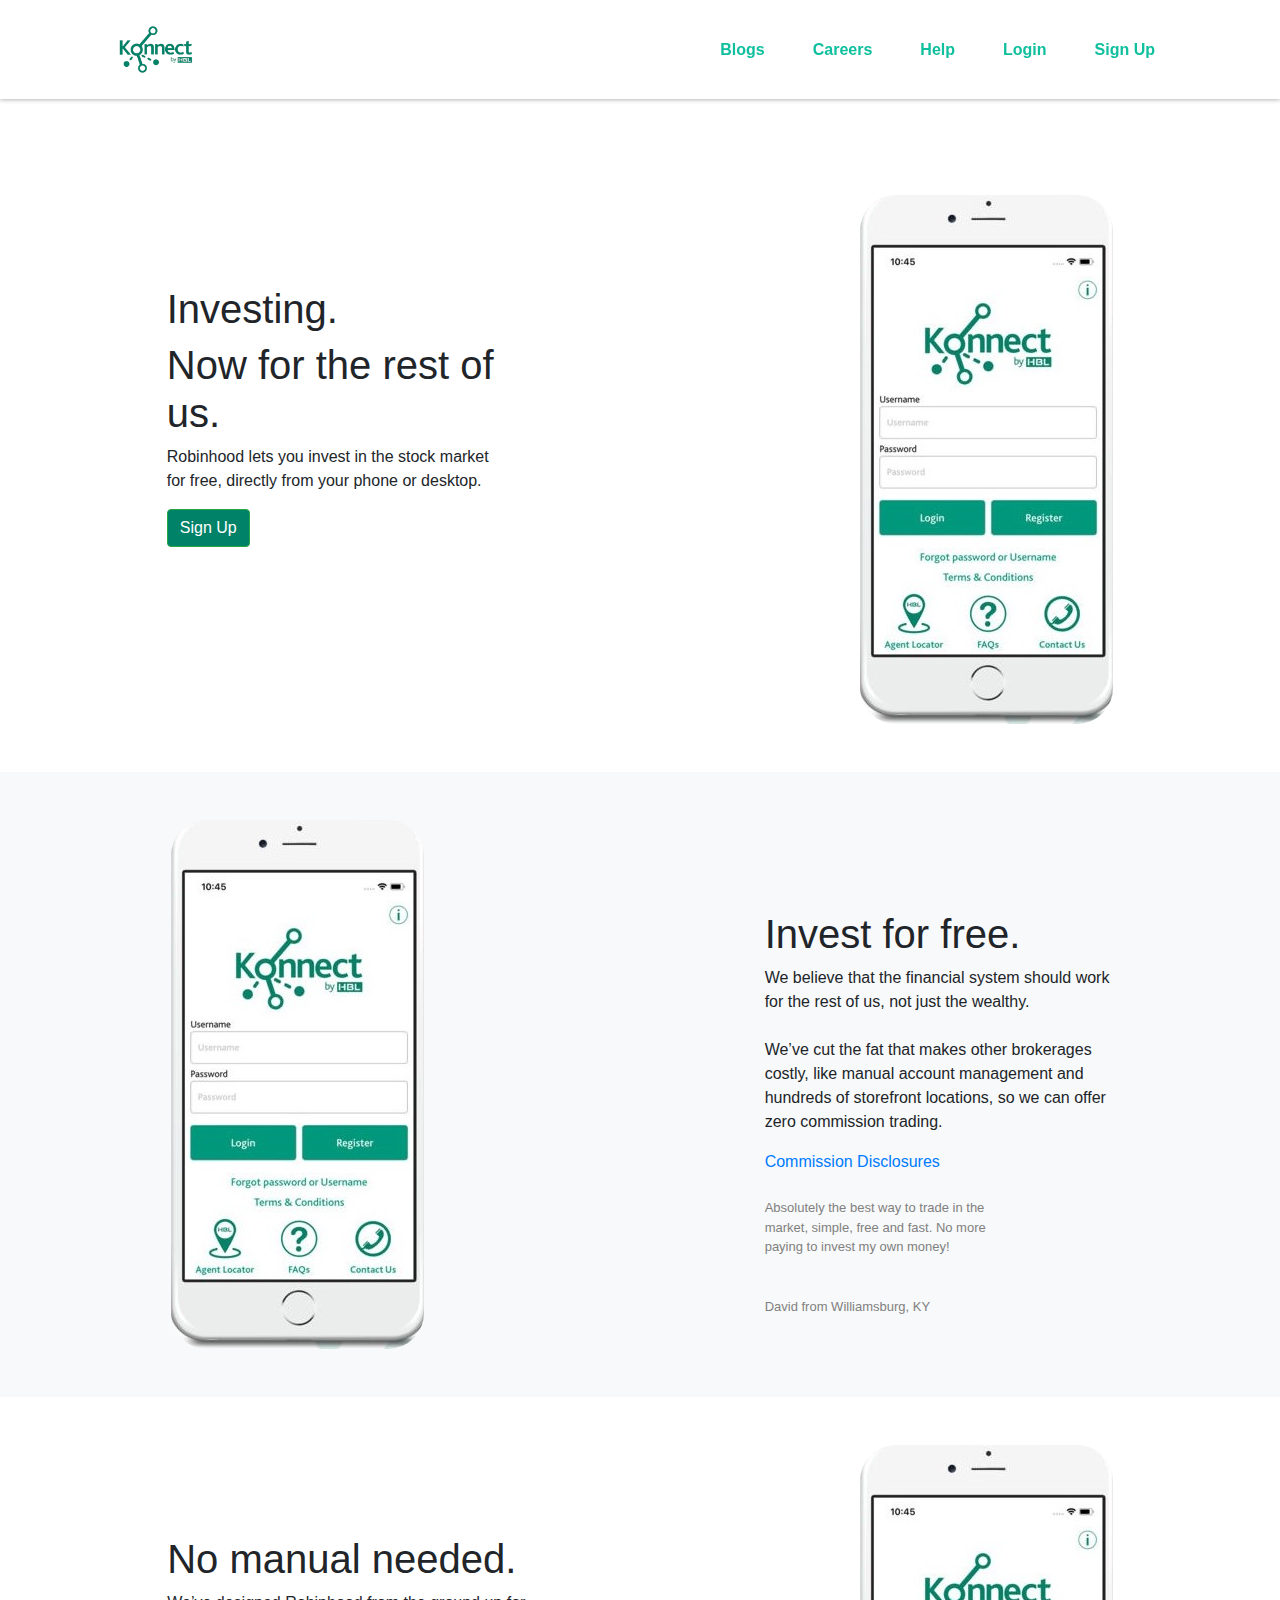
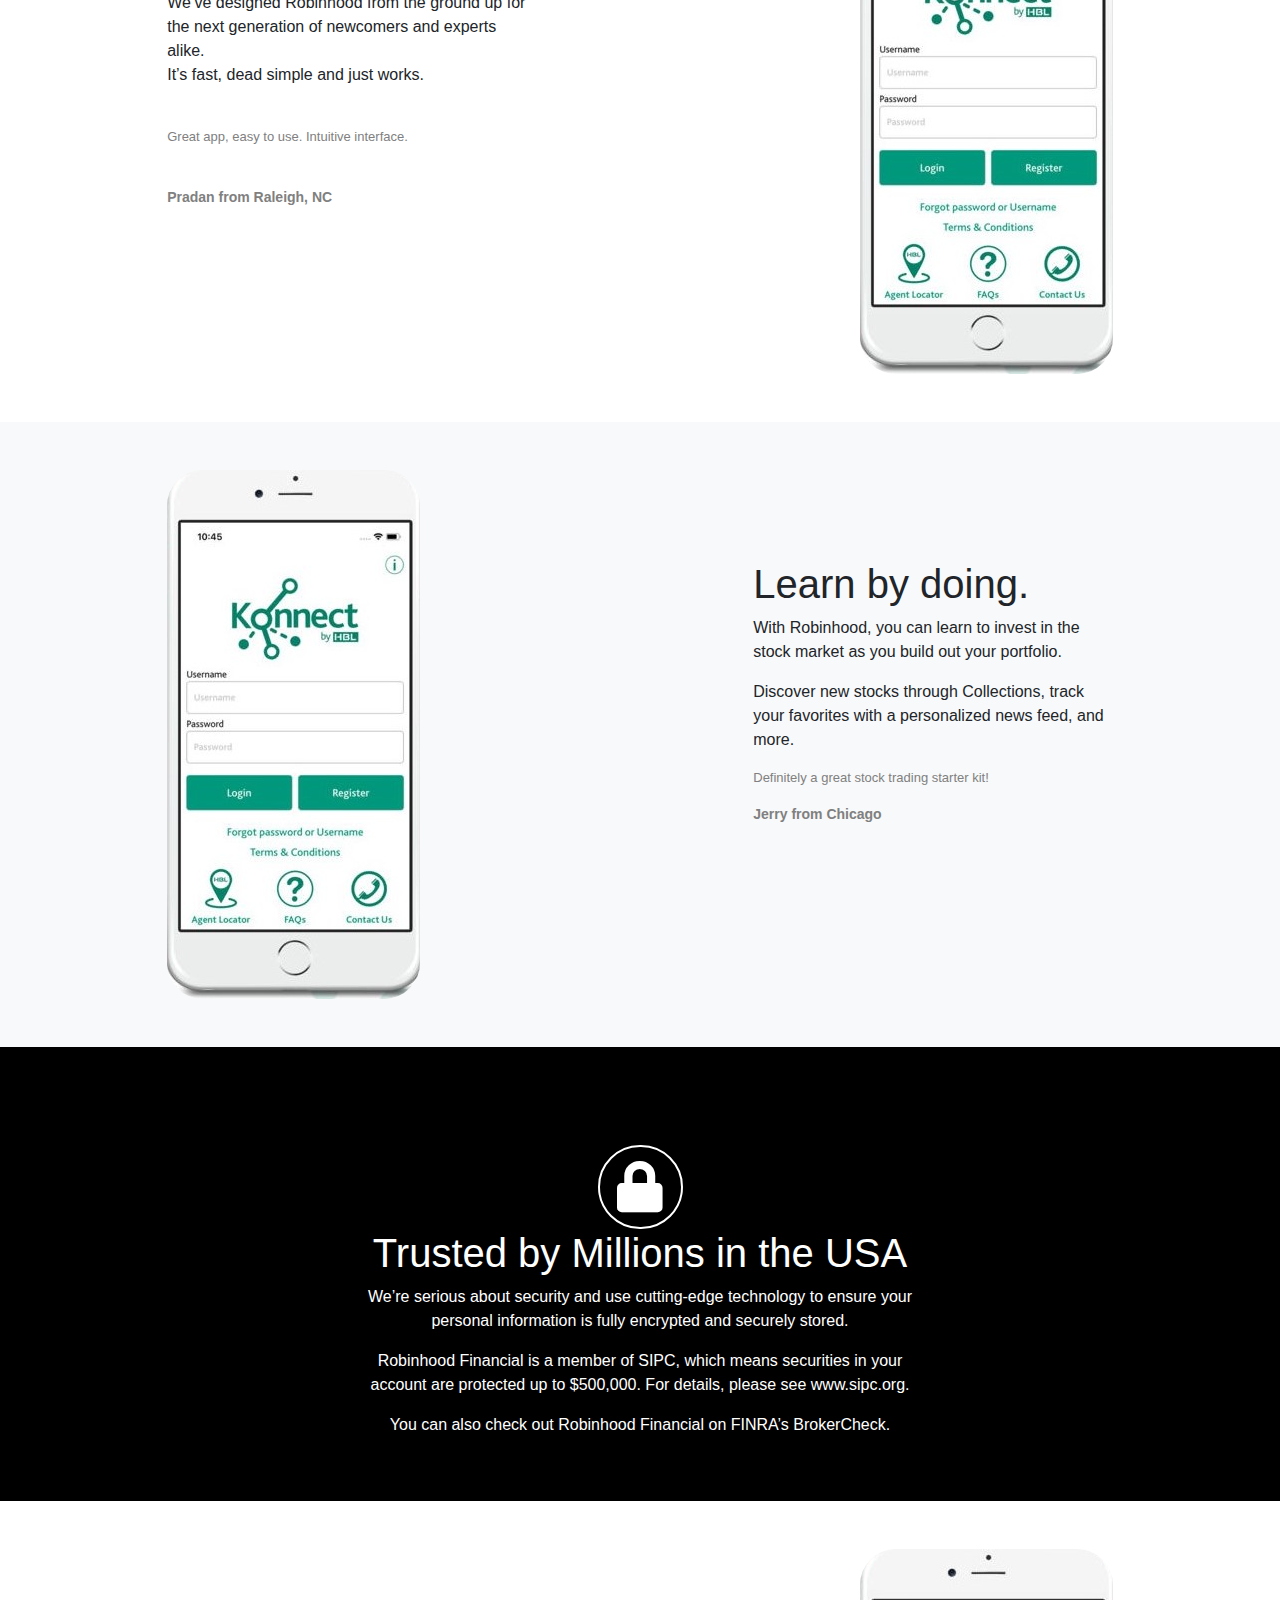
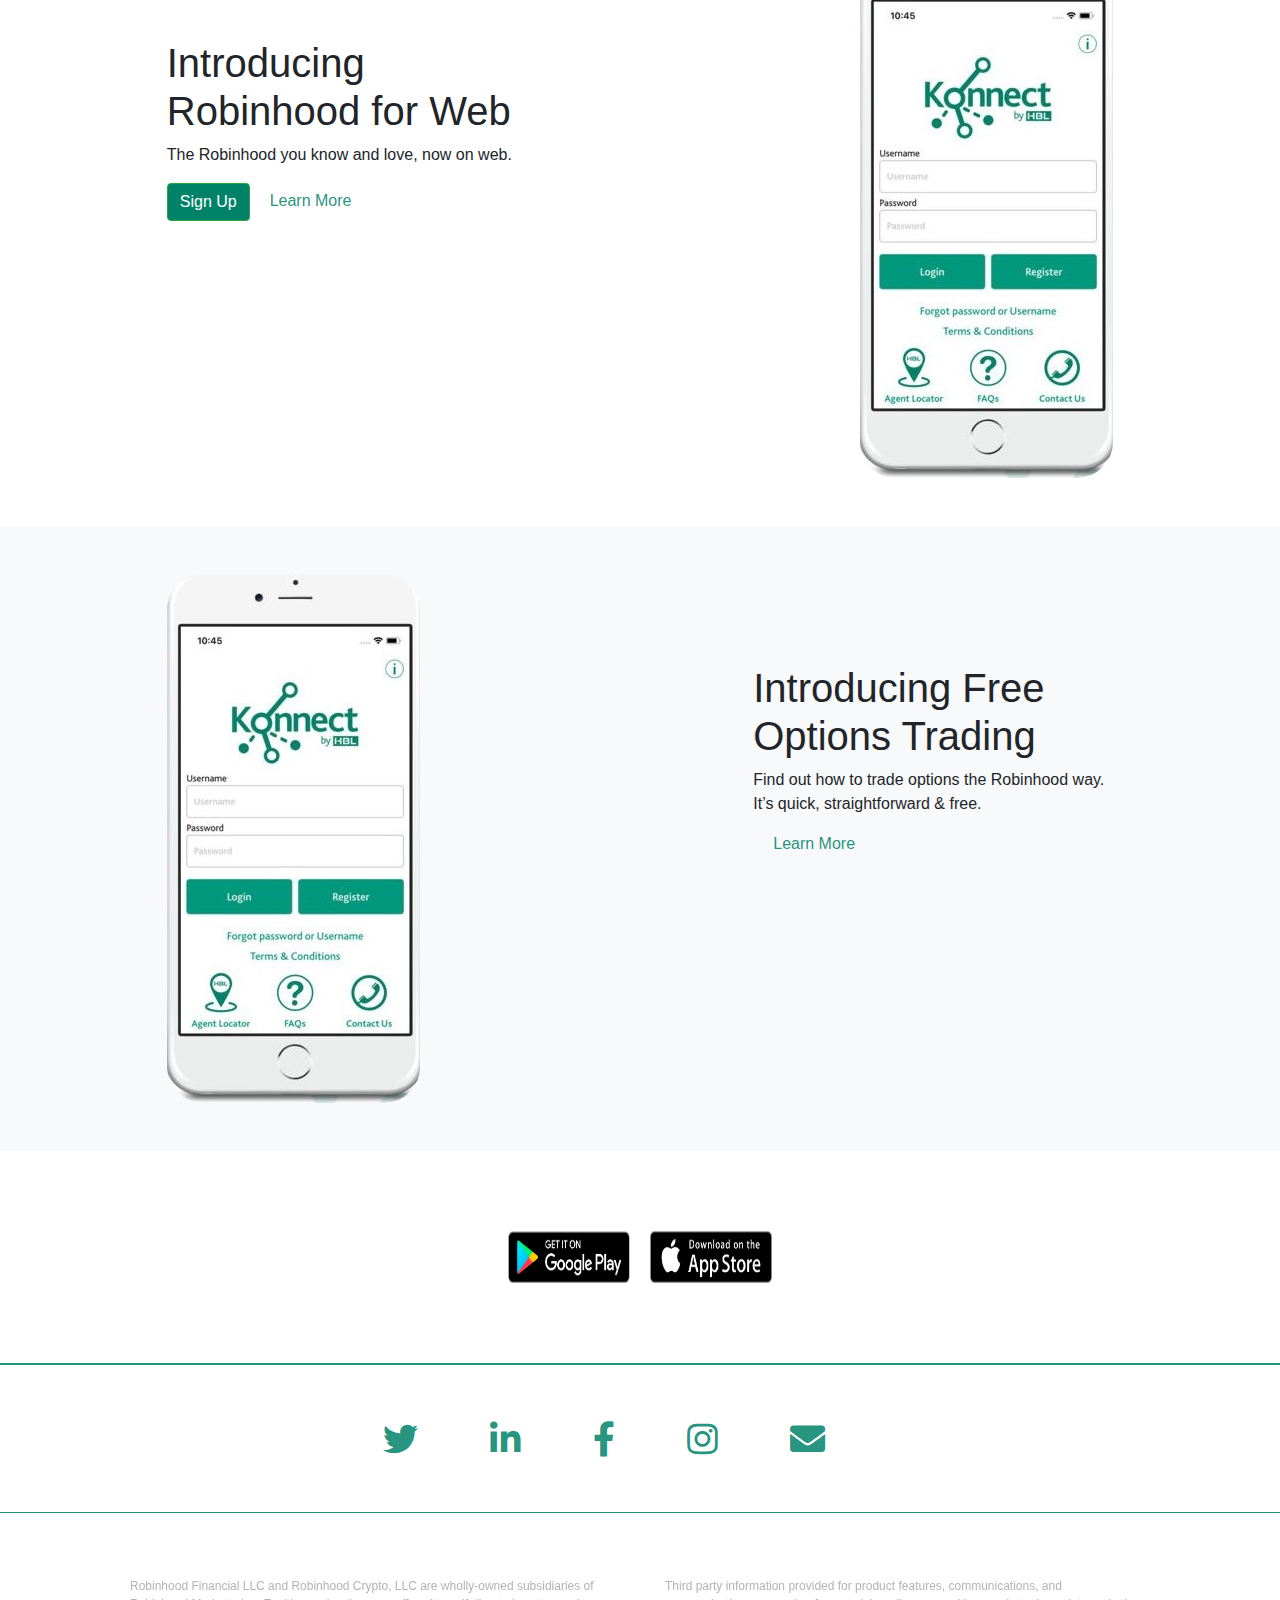
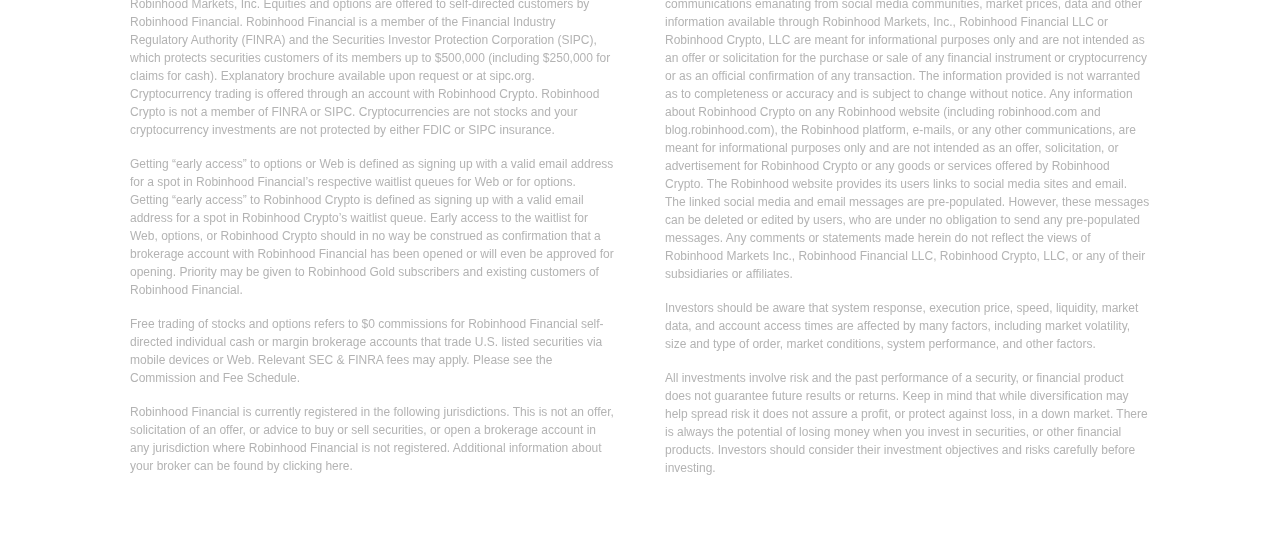
<file: index.html>
<!DOCTYPE html>
<html>

<head>
	<meta charset="utf-8" />
	<meta http-equiv="X-UA-Compatible" content="IE=edge">
	<meta name="viewport" content="width=device-width, initial-scale=1">
	<title>Konnect App</title>

	<link rel="stylesheet" href="https://use.fontawesome.com/releases/v5.5.0/css/all.css">

	<link rel="stylesheet" type="text/css" href="css/bootstrap.min.css">
	<link rel="stylesheet" type="text/css" href="css/style.css">
</head>

<body>

	<!-- NAVBAR -->
	<nav class="navbar navbar-expand-md navbar-light bg-white">
		<div class="container">
			<a class="navbar-brand" href="#"> <img class="knnct" src="images/knnct.png"></a>

			<button class="navbar-toggler" type="button" data-toggle="collapse" data-target="#navbarNavAltMarkup" aria-controls="navbarNavAltMarkup"
			 aria-expanded="false" aria-label="Toggle navigation">
				<span class="navbar-toggler-icon"></span>
			</button>

			<div class="collapse navbar-collapse" id="navbarNavAltMarkup">
				<div class="navbar-nav ml-auto">
					<a class="nav-item nav-link active personal" href="blog.html">Blogs</a>
					<a class="nav-item nav-link active business" href="#">Careers</a>
					<a class="nav-item nav-link active islamic" href="items/index.html">Help</a>
					<a class="nav-item nav-link active end" href="items/item-4/index-4.html">Login</a>
					<a class="nav-item nav-link active" href="#">Sign Up</a>
				</div>
			</div>
		</div>
	</nav>


	<!-- CONTAINER -->
	<div class="main-container mt-5 py-5">
		<div class="first-container">
			<h1>Investing.</h1>
			<h1>Now for the rest of us.</h1>
			<p>Robinhood lets you invest in the stock market <br> for free, directly from your phone or desktop.</p>
			<button type="button" class="btn btn-success">Sign Up</button>
		</div>

		<div class="img-div">
			<img class="konnct-img" src="images/knnct.jpeg">
		</div>
	</div>

	<!-- CONTAINER -->
	<div class="main-container bg-light py-5">
		<div class="img-div">
			<img class="konnct-img" src=" 	images/knnct.jpeg" class="app-img">
		</div>

		<div class="first-container">
			<h1> Invest for free.</h1>
			<p> We believe that the financial system should work <br>
				for the rest of us, not just the wealthy.
				<br>
				<br>
				We’ve cut the fat that makes other brokerages <br> costly, like manual account management and <br> hundreds of
				storefront locations, so we can offer <br> zero commission trading.</p>
			<a href="	">Commission Disclosures</a>
			<br>
			<br>
			<span class="colour">
				<p>Absolutely the best way to trade in the <br> market, simple, free and fast. No more <br> paying to invest my own
					money!</p>
				<br>
				<p>David from Williamsburg, KY</p>
			</span>
		</div>
	</div>

	<!-- CONTAINER -->
	<div class="main-container py-5">
		<div class="first-container">
			<h1>No manual needed.</h1>
			<p>We’ve designed Robinhood from the ground up for <br>
				the next generation of newcomers and experts
				<br>
				alike.
				<br>
				It’s fast, dead simple and just works.</p>
			<br>
			<span class="colour">
				<p>Great app, easy to use. Intuitive interface.</p>
				<br>
				<p class="pradan">Pradan from Raleigh, NC</p>
			</span>
		</div>

		<div class="img-div">
			<img class="konnct-img" src="	images/knnct.jpeg" class="app-img">
		</div>
	</div>

	<!-- CONTAINER -->
	<div class="main-container bg-light py-5">
		<div class="img-div">
			<img class="konnct-img" src="	images/knnct.jpeg" class="app-img">
		</div>

		<div class="first-container">
			<h1>Learn by doing.</h1>
			<p>With Robinhood, you can learn to invest in the stock market as you build out your portfolio.</p>
			<p>Discover new stocks through Collections, track your favorites with a personalized news feed, and more.</p>
			<span class="colour">
				<p>Definitely a great stock trading starter kit!</p>
				<p class="pradan">Jerry from Chicago</p>
			</span>
		</div>
	</div>

	<!-- CONTAINER -->
	<div class="jumbo py-5">
		<div class="last">
			<i class="fas fa-lock"></i>
			<h1>Trusted by Millions in the USA</h1>
			<p>We’re serious about security and use cutting-edge technology to ensure your personal information is fully
				encrypted and securely stored.</p>
			<p>Robinhood Financial is a member of SIPC, which means securities in your account are protected up to $500,000. For
				details, please see www.sipc.org.</p>
			<p>You can also check out Robinhood Financial on FINRA’s BrokerCheck.</p>
		</div>
	</div>

	<!-- CONTAINER -->
	<div class="main-container py-5">
		<div class="first-container">
			<h1>Introducing
				Robinhood for Web</h1>
			<p>The Robinhood you know and love, now on web.</p>
			<button type="button" class="btn btn-success">Sign Up</button><span class="learn-more">Learn More</span>
		</div>
		<div class="img-div">
			<img class="konnct-img" src="	images/knnct.jpeg" class="app-img">
		</div>

	</div>

	<!-- CONTAINER -->
	<div class="main-container bg-light py-5">
		<div class="img-div">
			<img class="konnct-img" src="	images/knnct.jpeg" class="app-img">
		</div>

		<div class="first-container">
			<h1>Introducing Free Options Trading</h1>
			<p>Find out how to trade options the Robinhood way.
				It’s quick, straightforward & free.</p>
			<a href="#" class="learn-more">Learn More</a>

		</div>
	</div>


	<div class="second-img-container">
		<img class="same-image-size" src="images/download.png">
		<img class="same-image-size" src="images/images.png">
	</div>

	<hr>

	<div class="icons">
		<i class="fab icn fa-twitter"></i><a href=""></a>
		<i class="fab icn fa-linkedin-in"></i><a href=""></a>
		<i class="fab icn fa-facebook-f"></i><a href=""></a>
		<i class="fab icn fa-instagram"></i><a href=""></a>
		<i class="fas icn fa-envelope"></i><a href=""></a>
	</div>
	<hr>

	<div class="footer-container container row py-5">
		<div class="containers col-md-6">
			<p>
				Robinhood Financial LLC and Robinhood Crypto, LLC are wholly-owned subsidiaries of Robinhood Markets, Inc. Equities
				and options are offered to self-directed customers by Robinhood Financial. Robinhood Financial is a member of the
				Financial Industry Regulatory Authority (FINRA) and the Securities Investor Protection Corporation (SIPC), which
				protects securities customers of its members up to $500,000 (including $250,000 for claims for cash). Explanatory
				brochure available upon request or at sipc.org. Cryptocurrency trading is offered through an account with Robinhood
				Crypto. Robinhood Crypto is not a member of FINRA or SIPC. Cryptocurrencies are not stocks and your cryptocurrency
				investments are not protected by either FDIC or SIPC insurance. </p>
			<p>Getting “early access” to options or Web is defined as signing up with a valid email address for a spot in
				Robinhood Financial’s respective waitlist queues for Web or for options. Getting “early access” to Robinhood Crypto
				is defined as signing up with a valid email address for a spot in Robinhood Crypto’s waitlist queue. Early access
				to the waitlist for Web, options, or Robinhood Crypto should in no way be construed as confirmation that a
				brokerage account with Robinhood Financial has been opened or will even be approved for opening. Priority may be
				given to Robinhood Gold subscribers and existing customers of Robinhood Financial.
			</p>
			<p>Free trading of stocks and options refers to $0 commissions for Robinhood Financial self-directed individual cash
				or margin brokerage accounts that trade U.S. listed securities via mobile devices or Web. Relevant SEC & FINRA fees
				may apply. Please see the Commission and Fee Schedule.
			</p>
			<p>Robinhood Financial is currently registered in the following jurisdictions. This is not an offer, solicitation of
				an offer, or advice to buy or sell securities, or open a brokerage account in any jurisdiction where Robinhood
				Financial is not registered. Additional information about your broker can be found by clicking here. </p>


		</div>
		<div class="containers col-md-6">
			<p>Third party information provided for product features, communications, and communications emanating from social
				media communities, market prices, data and other information available through Robinhood Markets, Inc., Robinhood
				Financial LLC or Robinhood Crypto, LLC are meant for informational purposes only and are not intended as an offer
				or solicitation for the purchase or sale of any financial instrument or cryptocurrency or as an official
				confirmation of any transaction. The information provided is not warranted as to completeness or accuracy and is
				subject to change without notice. Any information about Robinhood Crypto on any Robinhood website (including
				robinhood.com and blog.robinhood.com), the Robinhood platform, e-mails, or any other communications, are meant for
				informational purposes only and are not intended as an offer, solicitation, or advertisement for Robinhood Crypto
				or any goods or services offered by Robinhood Crypto. The Robinhood website provides its users links to social
				media sites and email. The linked social media and email messages are pre-populated. However, these messages can be
				deleted or edited by users, who are under no obligation to send any pre-populated messages. Any comments or
				statements made herein do not reflect the views of Robinhood Markets Inc., Robinhood Financial LLC, Robinhood
				Crypto, LLC, or any of their subsidiaries or affiliates. </p>
			<p>Investors should be aware that system response, execution price, speed, liquidity, market data, and account
				access times are affected by many factors, including market volatility, size and type of order, market conditions,
				system performance, and other factors. </p>
			<p>All investments involve risk and the past performance of a security, or financial product does not guarantee
				future results or returns. Keep in mind that while diversification may help spread risk it does not assure a
				profit, or protect against loss, in a down market. There is always the potential of losing money when you invest in
				securities, or other financial products. Investors should consider their investment objectives and risks carefully
				before investing.
			</p>
		</div>
	</div>


	<!-- Bootstrap core JavaScript -->
	<script src="js/jquery.min.js"></script>
	<script src="js/bootstrap.min.js"></script>
	<script src="js/scrolling-nav.js"></script>
</body>

</html>
</file>
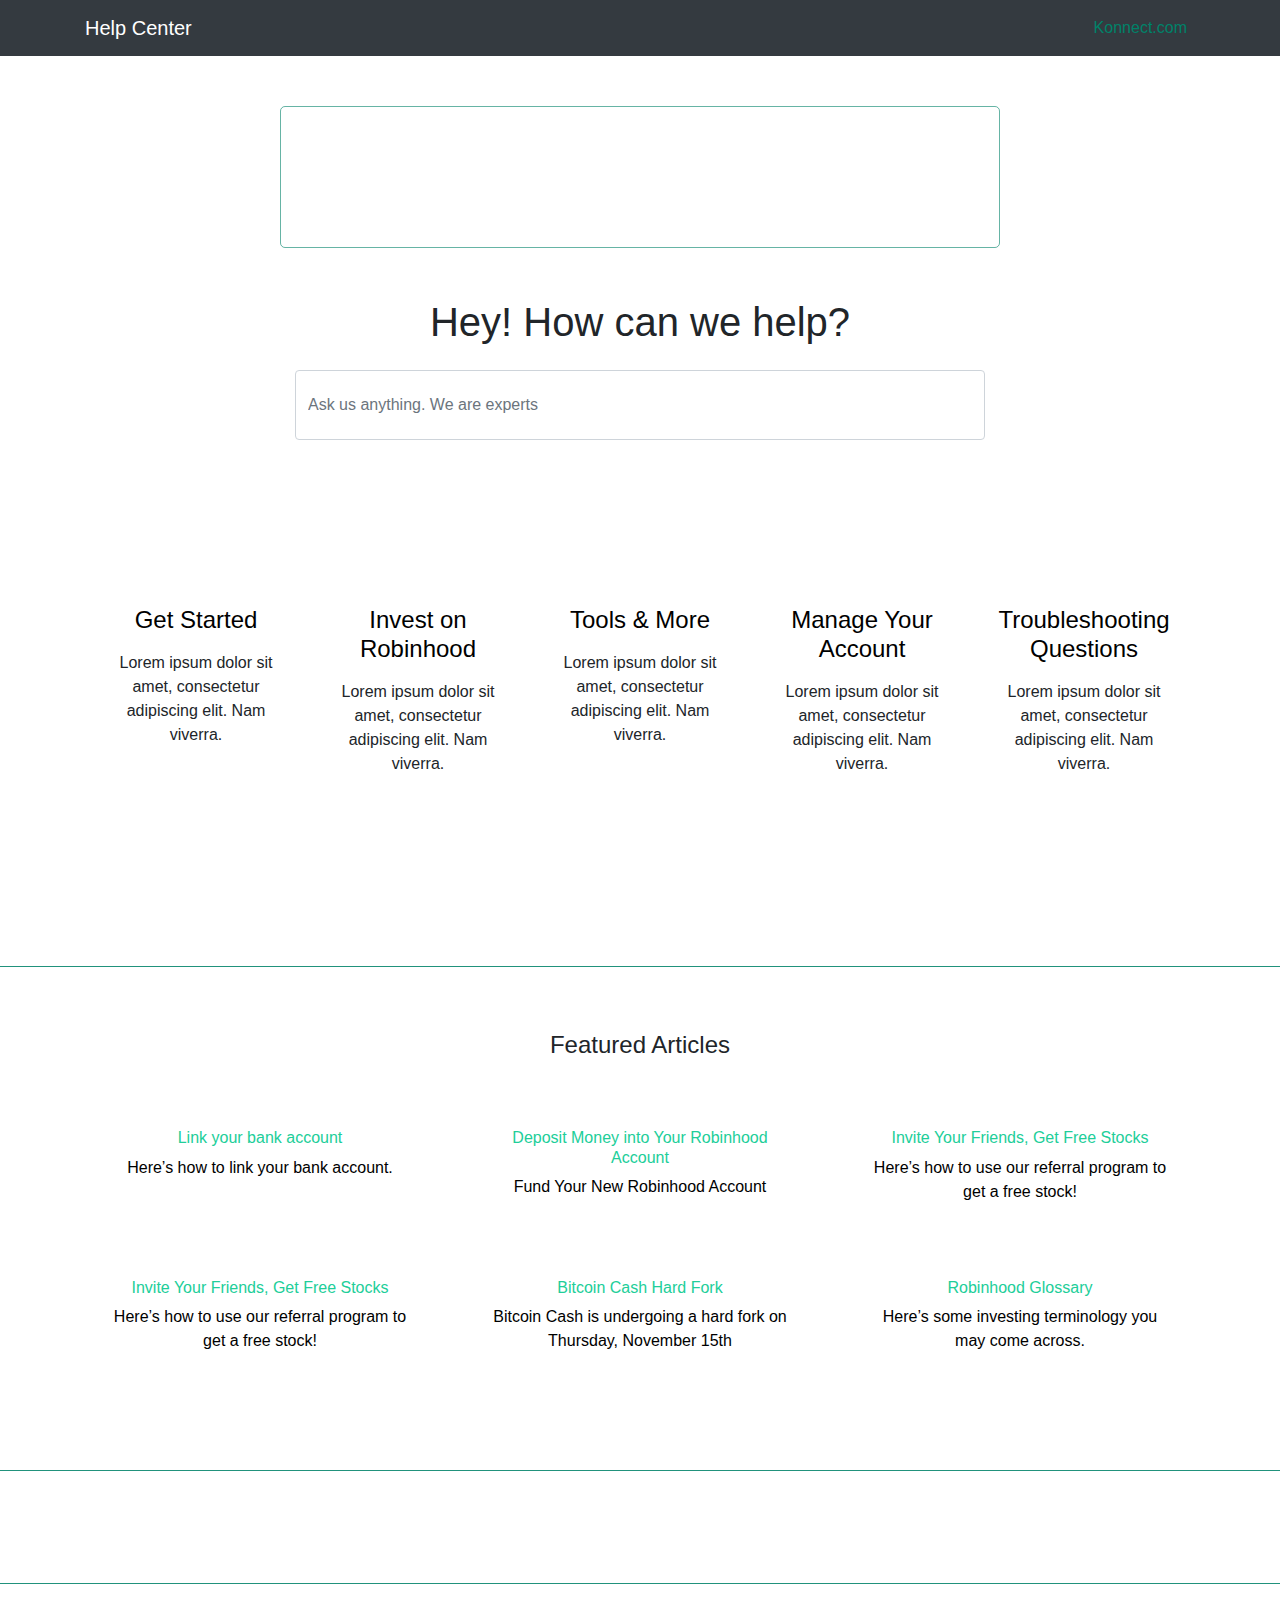
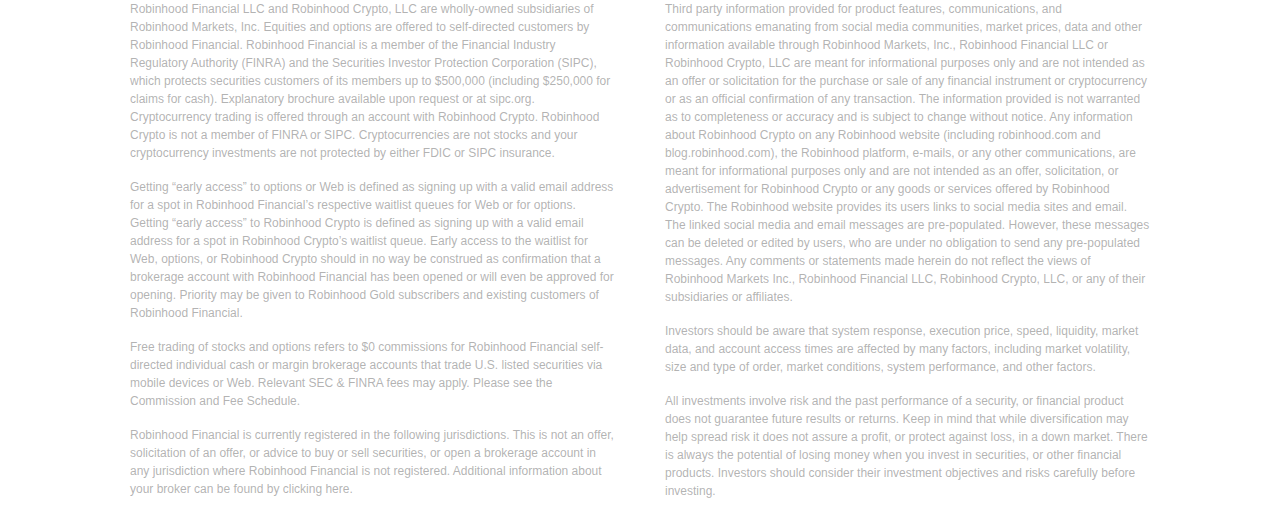
<file: items/index.html>
<!DOCTYPE html>
<html lang="en">
  <head>
    <meta charset="utf-8">
    <meta name="viewport" content="width=device-width, initial-scale=1, shrink-to-fit=no">
    <meta name="description" content="">
    <meta name="author" content="">
    <title>Portfolio Item - Start Bootstrap Template</title>
    <!-- Bootstrap core CSS -->
    <link href="vendor/bootstrap/css/bootstrap.min.css" rel="stylesheet">
    <!-- Custom styles for this template -->
    <link href="css/portfolio-item.css" rel="stylesheet">
    <link rel="stylesheet" href="https://use.fontawesome.com/releases/v5.5.0/css/all.css" integrity="sha384-B4dIYHKNBt8Bc12p+WXckhzcICo0wtJAoU8YZTY5qE0Id1GSseTk6S+L3BlXeVIU" crossorigin="anonymous">
  </head>
  <body>
    <!-- Navigation -->
    <nav class="navbar navbar-expand-lg navbar-dark bg-dark fixed-top">
      <div class="container">
        <a class="navbar-brand" href="#">Help Center</a>
        <button class="navbar-toggler" type="button" data-toggle="collapse" data-target="#navbarResponsive" aria-controls="navbarResponsive" aria-expanded="false" aria-label="Toggle navigation">
        <span class="navbar-toggler-icon"></span>
        </button>
        <div class="collapse navbar-collapse" id="navbarResponsive">
          <ul class="navbar-nav ml-auto">
            <li class="nav-item active">
              <a class="nav-link" href="#">Konnect.com
                <span class="sr-only">(current)</span>
              </a>
            </li>
          </ul>
        </div>
      </div>
    </nav>
    <!-- Page Content -->
    <div class="container">
      <!-- Portfolio Item Heading -->
      
      <!-- Portfolio Item Row -->
      <div class="col">
        <div class="col-md-8 mx-auto new-class">
          <i class="fas fa-hands-helping"></i>
        </div>
        <h1 class="my-4 text-center">Hey! How can we help?
        </h1>
        <form>
          <div class="col-md-8 mx-auto my-4">
            <input class="form-control" type="text" name="" placeholder="Ask us anything. We are experts">
          </div>
        </form>
       
      </div>
      <!-- /.row -->
      <div class="row" id="super-cards">
        <div class="col col-sm-6 mb-4">
          <a href="#">
            <i class="fas fa-hourglass-start"></i>
          </a>
          <a href=" "><h4 class="my-3 text-center">Get Started</h4></a>
          <p class="text-center">Lorem ipsum dolor sit amet, consectetur adipiscing elit. Nam viverra.</p>
        </div>
        <div class="col  col-sm-6 mb-4">
          <a href="#">
            <i class="fas fa-money-bill-alt"></i>
          </a>
          <a href=""><h4 class="my-3 text-center">Invest on Robinhood</h4></a>
          <p class="text-center">Lorem ipsum dolor sit amet, consectetur adipiscing elit. Nam viverra.</p>
        </div>
        <div class="col col-sm-6 mb-4 ">
          <a href="#">
            <i class="fas fa-toolbox"></i>
          </a>
          <a href=" "><h4 class="my-3 text-center">Tools & More</h4></a>
          <p class="text-center">Lorem ipsum dolor sit amet, consectetur adipiscing elit. Nam viverra.</p>
        </div>
        <div class="col col-sm-6 mb-4 ">
          <a href="#">
            <i class="far fa-user-circle"></i>
          </a>
          <a href=" "><h4 class="my-3 text-center">Manage Your Account</h4></a>
          <p class="text-center">Lorem ipsum dolor sit amet, consectetur adipiscing elit. Nam viverra.</p>
        </div>
        <div class="col col-sm-6 mb-4">
          <a href="#">
            <i class="fas fa-question"></i>
          </a>
          <a href=" "><h4 class="my-3 text-center">Troubleshooting Questions</h4></a>
          <p class="text-center">Lorem ipsum dolor sit amet, consectetur adipiscing elit. Nam viverra.</p>
        </div>
      </div>
      <!-- /.row -->
    </div>
    <hr>
    <!-- /.container -->
    <!-- FEATURED -->
    <section class="feature-cards py-5">
      <p class="h4 text-center">Featured Articles</p>
      <div class="container mt-5">
        <div class="row">
          
          <!--    CARD    -->
          <div class="col-md-4 col-sm-6 mb-3">
            <a href="#" class="d-block">
              <div class="card">
                <div class="card-body">
                  <p class="h5 title">Link your bank account</p>
                  <p class="info">Here’s how to link your bank account.</p>
                </div>
              </div>
            </a>
          </div>
          
          <!--    CARD    -->
          <div class="col-md-4 col-sm-6 mb-3">
            <a href="#" class="d-block">
              <div class="card">
                <div class="card-body">
                  <p class="h5 title">Deposit Money into Your Robinhood Account</p>
                  <p class="info">Fund Your New Robinhood Account</p>
                </div>
              </div>
            </a>
          </div>
          
          <!--    CARD    -->
          <div class="col-md-4 col-sm-6 mb-3">
            <a href="#" class="d-block">
              <div class="card">
                <div class="card-body">
                  <p class="h5 title">Invite Your Friends, Get Free Stocks</p>
                  <p class="info">Here’s how to use our referral program to get a free stock!</p>
                </div>
              </div>
            </a>
          </div>
          
          <!--    CARD    -->
          <div class="col-md-4 col-sm-6 mb-3">
            <a href="#" class="d-block">
              <div class="card">
                <div class="card-body">
                  <p class="h5 title">Invite Your Friends, Get Free Stocks</p>
                  <p class="info">Here’s how to use our referral program to get a free stock!</p>
                </div>
              </div>
            </a>
          </div>
          
          <!--    CARD    -->
          <div class="col-md-4 col-sm-6 mb-3">
            <a href="#" class="d-block">
              <div class="card">
                <div class="card-body">
                  <p class="h5 title">Bitcoin Cash Hard Fork</p>
                  <p class="info">Bitcoin Cash is undergoing a hard fork on Thursday, November 15th</p>
                </div>
              </div>
            </a>
          </div>
          
          
          <!--    CARD    -->
          <div class="col-md-4 col-sm-6 mb-3">
            <a href="#" class="d-block">
              <div class="card">
                <div class="card-body">
                  <p class="h5 title">Robinhood Glossary</p>
                  <p class="info">Here’s some investing terminology you may come across.</p>
                </div>
              </div>
            </a>
          </div>
          
        </div>
      </div>
    </section>
    
    <hr>
    <div class="icons">
      <i class="fab icn fa-twitter"></i><a href=""></a>
      <i class="fab icn fa-linkedin-in"></i><a href=""></a>
      <i class="fab icn fa-facebook-f"></i><a href=""></a>
      <i class="fab icn fa-instagram"></i><a href=""></a>
      <i class="fas icn fa-envelope"></i><a href=""></a>
    </div>
    <hr>
    <div class="footer-container container row">
      <div class="containers col-md-6">
        <p>
        Robinhood Financial LLC and Robinhood Crypto, LLC are wholly-owned subsidiaries of Robinhood Markets, Inc. Equities and options are offered to self-directed customers by Robinhood Financial. Robinhood Financial is a member of the Financial Industry Regulatory Authority (FINRA) and the Securities Investor Protection Corporation (SIPC), which protects securities customers of its members up to $500,000 (including $250,000 for claims for cash). Explanatory brochure available upon request or at sipc.org. Cryptocurrency trading is offered through an account with Robinhood Crypto. Robinhood Crypto is not a member of FINRA or SIPC. Cryptocurrencies are not stocks and your cryptocurrency investments are not protected by either FDIC or SIPC insurance. </p>
        <p>Getting “early access” to options or Web is defined as signing up with a valid email address for a spot in Robinhood Financial’s respective waitlist queues for Web or for options. Getting “early access” to Robinhood Crypto is defined as signing up with a valid email address for a spot in Robinhood Crypto’s waitlist queue. Early access to the waitlist for Web, options, or Robinhood Crypto should in no way be construed as confirmation that a brokerage account with Robinhood Financial has been opened or will even be approved for opening. Priority may be given to Robinhood Gold subscribers and existing customers of Robinhood Financial.
        </p>
        <p>Free trading of stocks and options refers to $0 commissions for Robinhood Financial self-directed individual cash or margin brokerage accounts that trade U.S. listed securities via mobile devices or Web. Relevant SEC & FINRA fees may apply. Please see the Commission and Fee Schedule.
        </p>
        <p>Robinhood Financial is currently registered in the following jurisdictions. This is not an offer, solicitation of an offer, or advice to buy or sell securities, or open a brokerage account in any jurisdiction where Robinhood Financial is not registered. Additional information about your broker can be found by clicking here. </p>
        
        
      </div>
      <div class="containers col-md-6">
        <p>Third party information provided for product features, communications, and communications emanating from social media communities, market prices, data and other information available through Robinhood Markets, Inc., Robinhood Financial LLC or Robinhood Crypto, LLC are meant for informational purposes only and are not intended as an offer or solicitation for the purchase or sale of any financial instrument or cryptocurrency or as an official confirmation of any transaction. The information provided is not warranted as to completeness or accuracy and is subject to change without notice. Any information about Robinhood Crypto on any Robinhood website (including robinhood.com and blog.robinhood.com), the Robinhood platform, e-mails, or any other communications, are meant for informational purposes only and are not intended as an offer, solicitation, or advertisement for Robinhood Crypto or any goods or services offered by Robinhood Crypto. The Robinhood website provides its users links to social media sites and email. The linked social media and email messages are pre-populated. However, these messages can be deleted or edited by users, who are under no obligation to send any pre-populated messages. Any comments or statements made herein do not reflect the views of Robinhood Markets Inc., Robinhood Financial LLC, Robinhood Crypto, LLC, or any of their subsidiaries or affiliates. </p>
        <p>Investors should be aware that system response, execution price, speed, liquidity, market data, and account access times are affected by many factors, including market volatility, size and type of order, market conditions, system performance, and other factors. </p>
        <p>All investments involve risk and the past performance of a security, or financial product does not guarantee future results or returns. Keep in mind that while diversification may help spread risk it does not assure a profit, or protect against loss, in a down market. There is always the potential of losing money when you invest in securities, or other financial products. Investors should consider their investment objectives and risks carefully before investing.
        </p>
      </div>
    </div>
    
    <!-- Bootstrap core JavaScript -->
    <script src="vendor/jquery/jquery.min.js"></script>
    <script src="vendor/bootstrap/js/bootstrap.bundle.min.js"></script>
  </body>
</html>
</file>
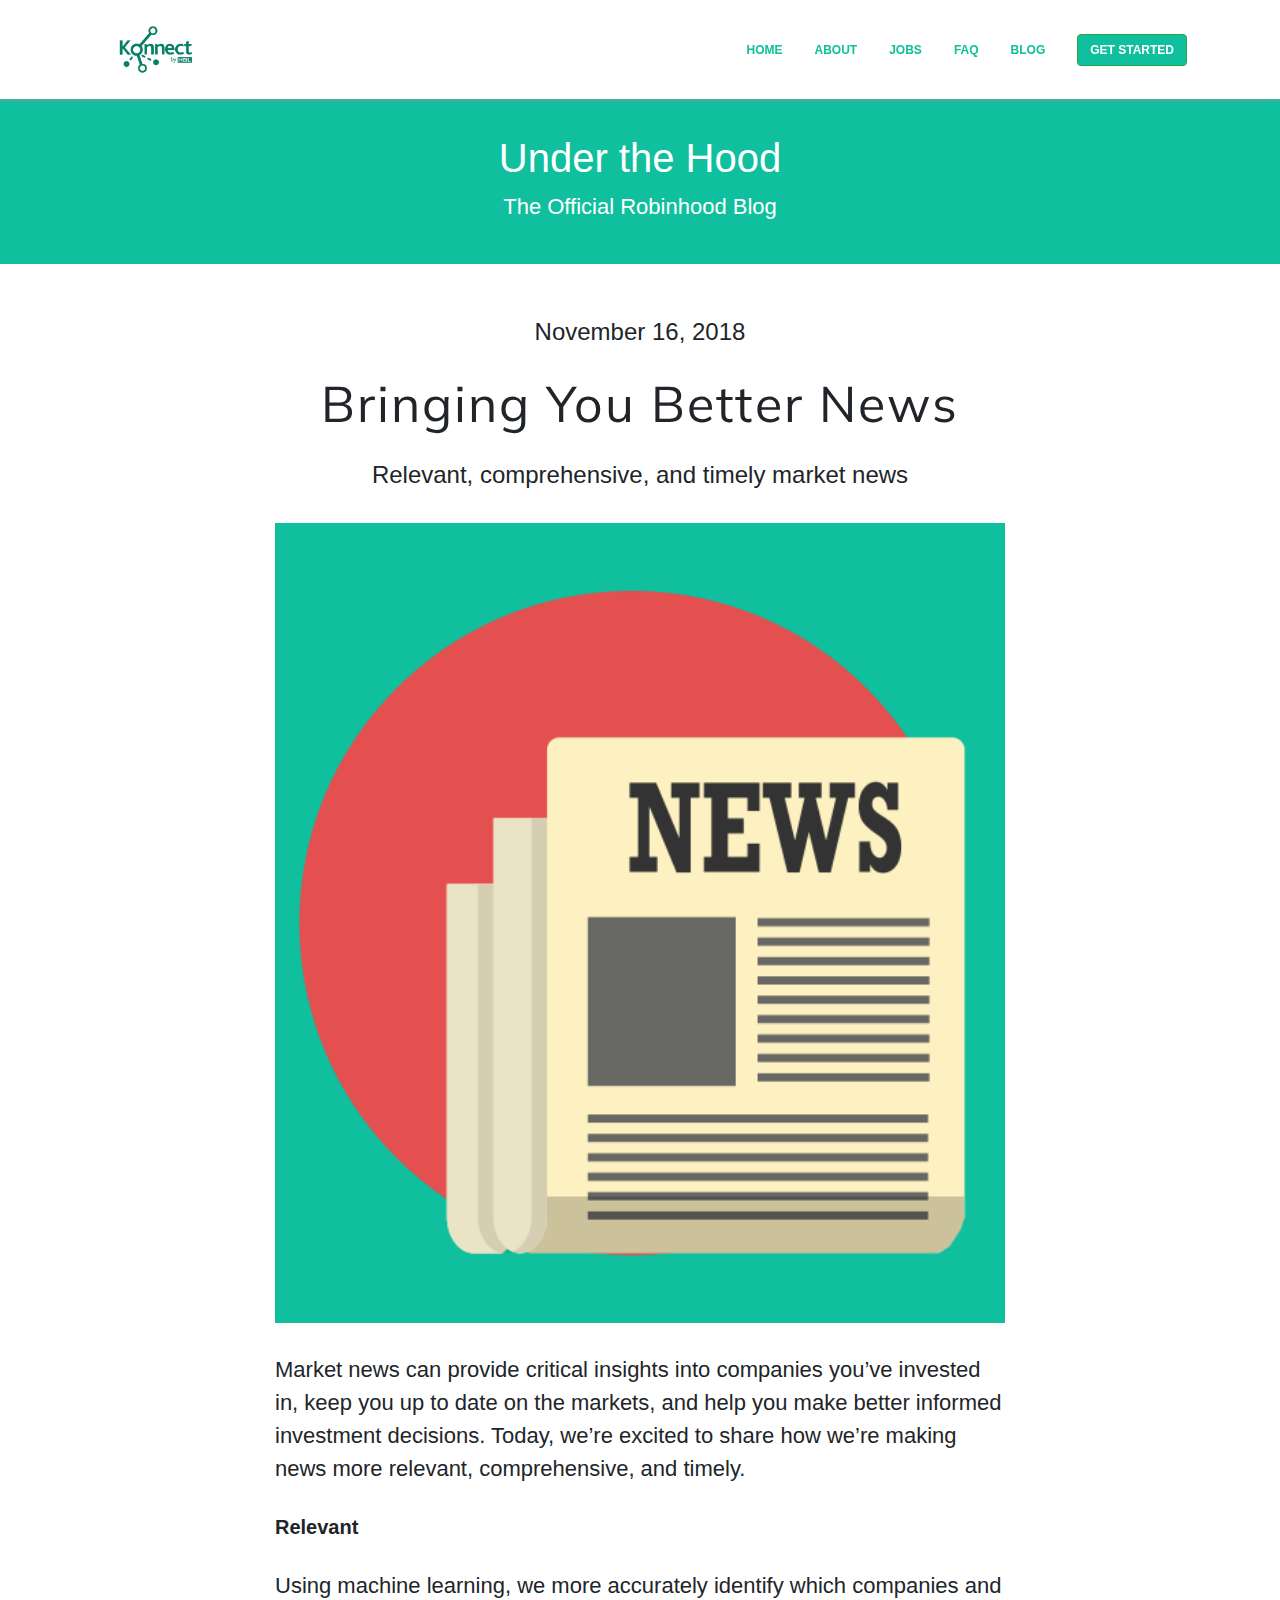
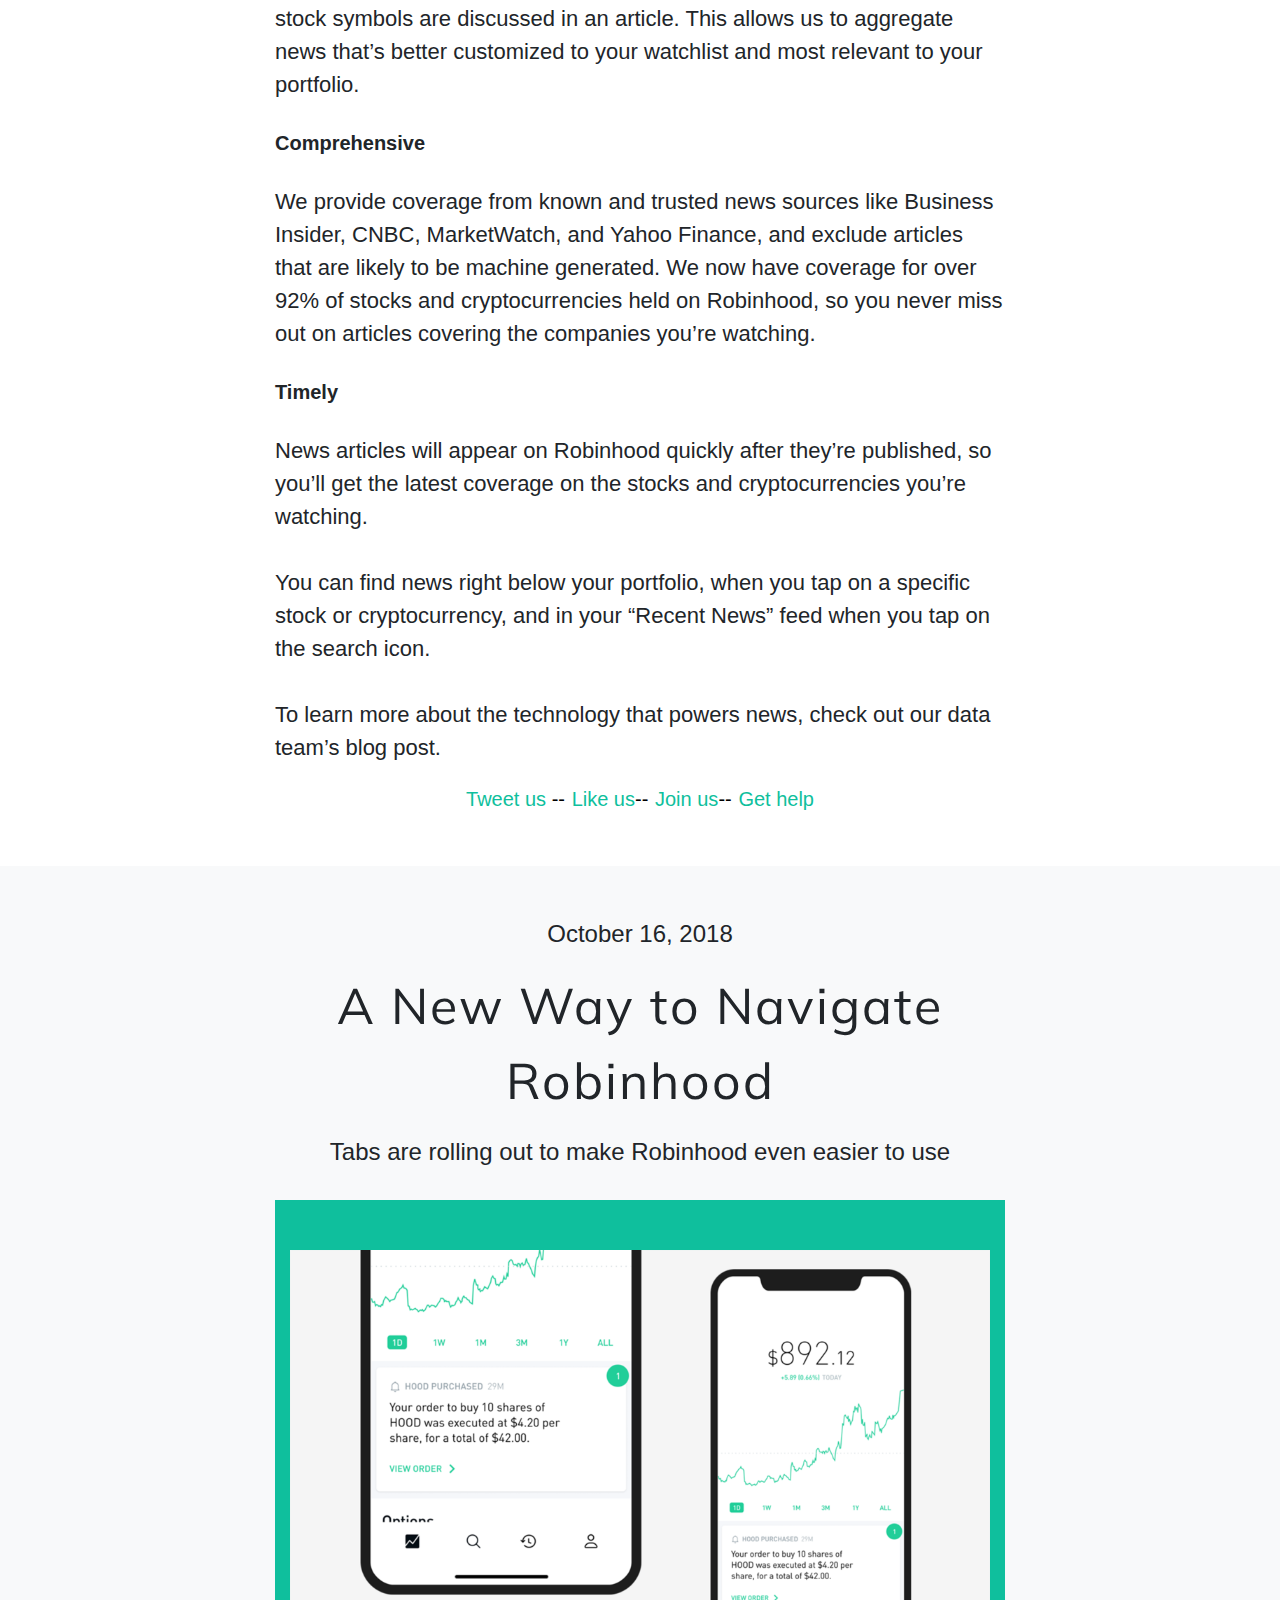
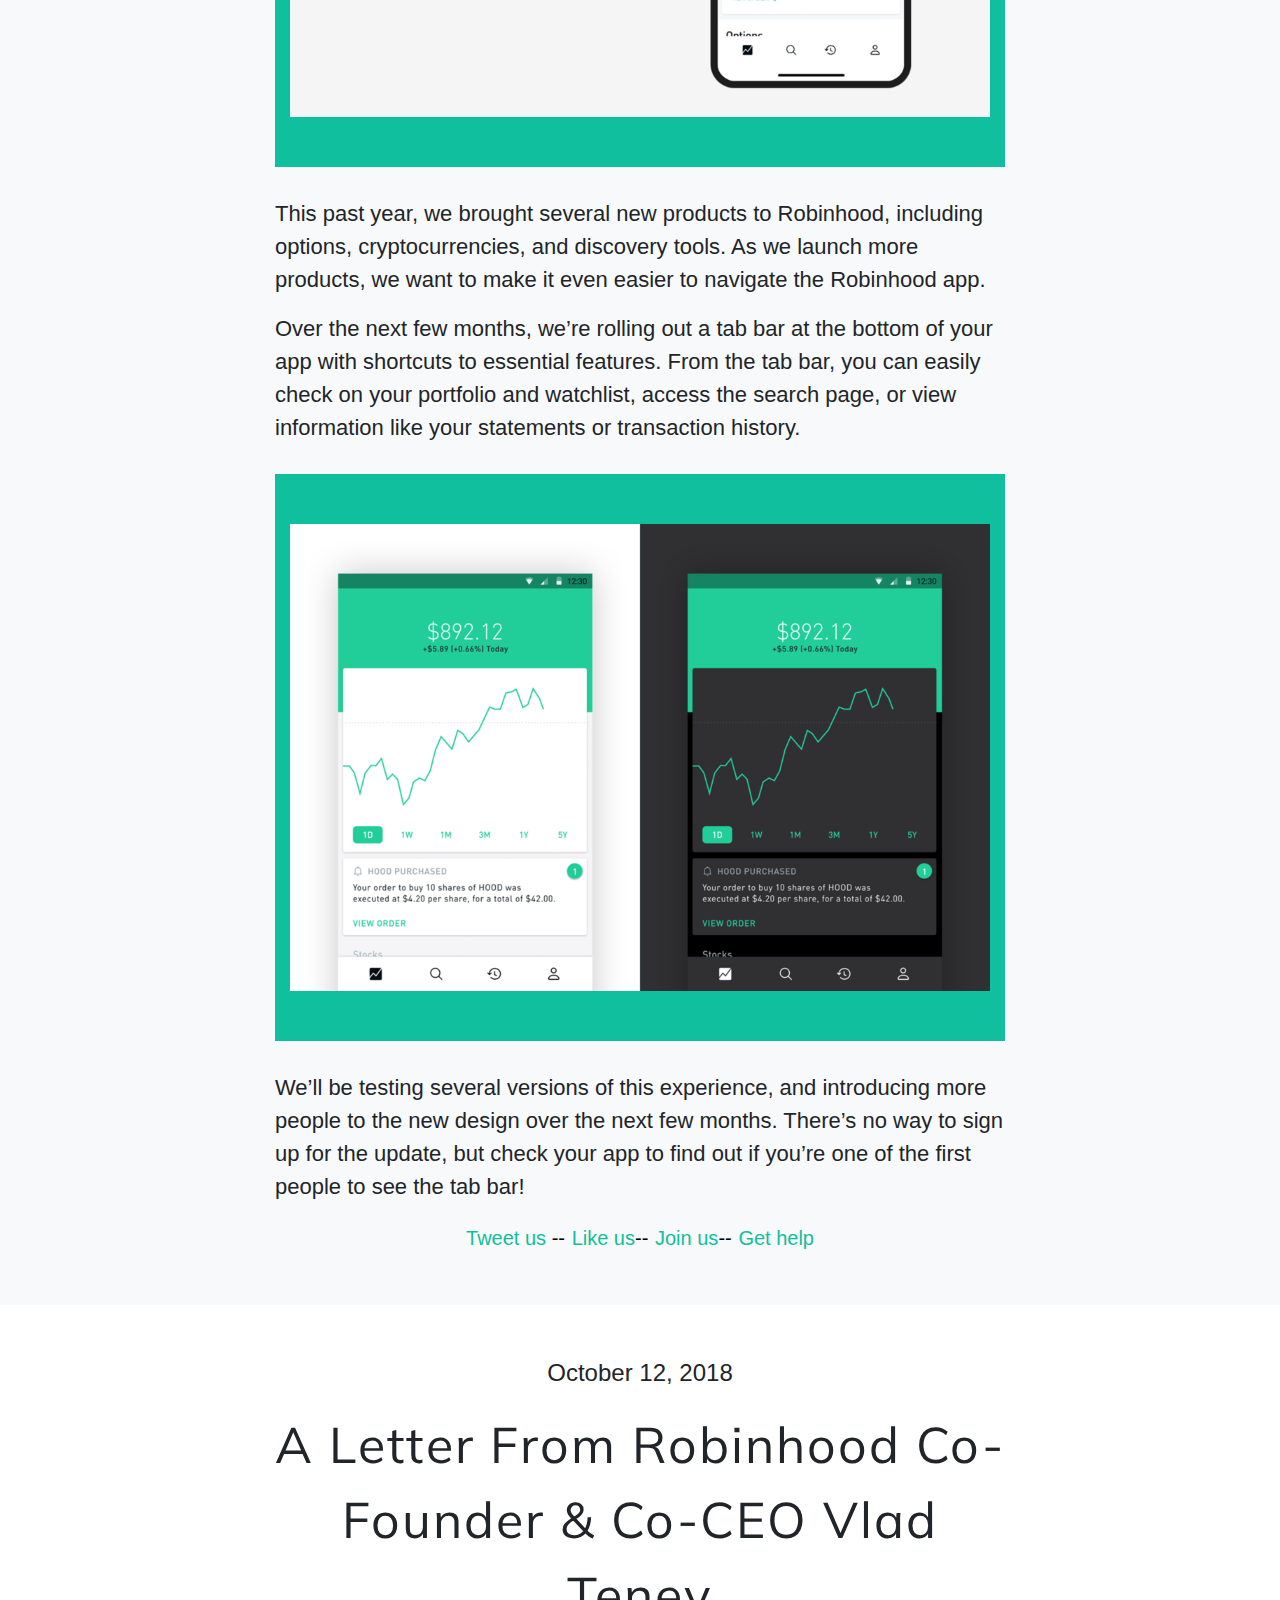
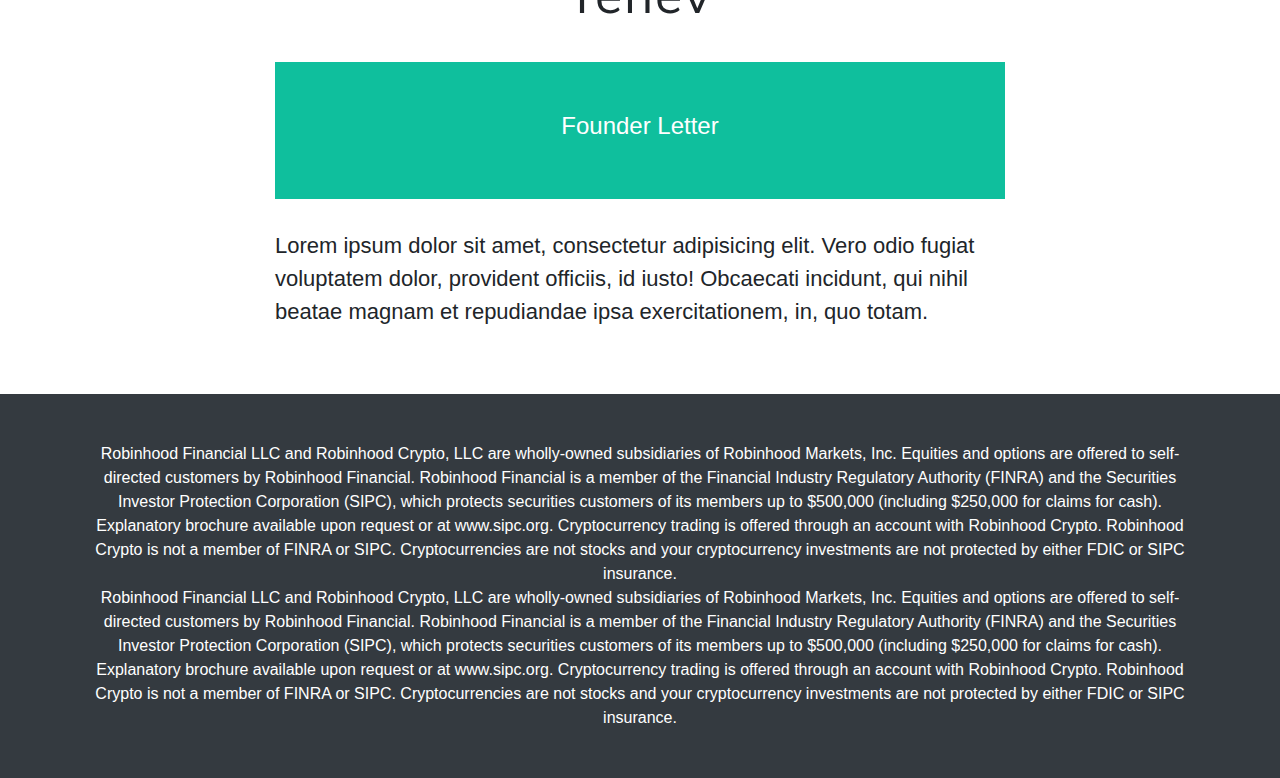
<file: blog.html>
<!DOCTYPE html>
<html lang="en">
  <head>
    <meta charset="utf-8">
    <meta name="viewport" content="width=device-width, initial-scale=1, shrink-to-fit=no">
    <meta name="description" content="">
    <meta name="author" content="">
    <title>Scrolling Nav - Start Bootstrap Template</title>
    <!-- Bootstrap core CSS -->
    <link href="css/bootstrap.min.css" rel="stylesheet">
    <!-- Custom styles for this template -->
    <link href="css/scrolling-nav.css" rel="stylesheet">
    <link href="https://fonts.googleapis.com/css?family=Muli|Open+Sans+Condensed:300" rel="stylesheet">
  </head>
  <body id="page-top">
    <!-- Navigation -->
    <nav class="navbar navbar-expand-lg navbar-light bg-white fixed-top">
      <div class="container">
        <a class="navbar-brand" href="#"> <img class="knnct" src="images/knnct.png"></a>
        <button class="navbar-toggler" type="button" data-toggle="collapse" data-target="#navbarNavAltMarkup"
        aria-controls="navbarNavAltMarkup" aria-expanded="false" aria-label="Toggle navigation">
        <span class="navbar-toggler-icon"></span>
        </button>
        <div class="collapse navbar-collapse" id="navbarNavAltMarkup">
          <div class="navbar-nav ml-auto">
            <a class="nav-item nav-link active personal" href="index.html">HOME</a>
            <a class="nav-item nav-link active business" href="index.html">ABOUT</a>
            <a class="nav-item nav-link active islamic" href="#">JOBS</a>
            <a class="nav-item nav-link active end" href="items/index.html">FAQ</a>
            <a class="nav-item nav-link active" href="blog.html">BLOG</a>
            <a class="nav-item nav-link active" href="#"><button type="button" class="btn btn-success">GET STARTED</button></a>
          </div>
        </div>
      </nav>
      <!-- HEADER -->
      <header class="bg-primary text-white">
        <div class="container text-center">
          <h1>Under the Hood</h1>
          <p class="lead">The Official Robinhood Blog</p>
        </div>
      </header>
      <section id="about">
        <div class="container">
          <div class="row">
            <div class="col-lg-8 mx-auto">
              <p class="align">November 16, 2018</p>
              <p class="align-p">Bringing You Better News</p>
              <p class="align">Relevant, comprehensive, and timely market news</p>
              <div class="cntr">
                <img class="news" src="images/icon.png">
              </div>
              <p class="lead">Market news can provide critical insights into companies you’ve invested in, keep you up to
                date on the markets, and help you make better informed investment decisions. Today, we’re excited to share
              how we’re making news more relevant, comprehensive, and timely. </p>
              <h5>Relevant </h5>
              <p class="lead">Using machine learning, we more accurately identify which companies and stock symbols are
                discussed in an article. This allows us to aggregate news that’s better customized to your watchlist and
              most relevant to your portfolio.</p>
              <h5>Comprehensive</h5>
              <p class="lead">We provide coverage from known and trusted news sources like Business Insider, CNBC,
                MarketWatch, and Yahoo Finance, and exclude articles that are likely to be machine generated. We now have
                coverage for over 92% of stocks and cryptocurrencies held on Robinhood, so you never miss out on articles
              covering the companies you’re watching. </p>
              <h5>Timely</h5>
              <p class="lead">News articles will appear on Robinhood quickly after they’re published, so you’ll get the
                latest coverage on the stocks and cryptocurrencies you’re watching. <br>
                <br>
                You can find news right below your portfolio, when you tap on a specific stock or cryptocurrency, and in
                your “Recent News” feed when you tap on the search icon. <br> <br>
              To learn more about the technology that powers news, check out our data team’s blog post. </p>
              <div class="align">
                <a href="">Tweet us <span>--</span></a> <a href=""> Like us<span>--</span></a> <a href=""> Join us<span>--</span></a>
                <a href=""> Get help</a>
              </div>
            </div>
          </div>
        </div>
      </section>
      <section id="services" class="bg-light">
        <div class="container">
          <div class="row">
            <div class="col-lg-8 mx-auto">
              <p class="align">October 16, 2018</p>
              <p class="align-p">A New Way to Navigate Robinhood</p>
              <p class="align">Tabs are rolling out to make Robinhood even easier to use</p>
              <div class="cntr">
                <img class="news" src="images/mble.png">
              </div>
              <p class="lead">This past year, we brought several new products to Robinhood, including options,
                cryptocurrencies, and discovery tools. As we launch more products, we want to make it even easier to
              navigate the Robinhood app. </p>
              <p class="lead">Over the next few months, we’re rolling out a tab bar at the bottom of your app with
                shortcuts to essential features. From the tab bar, you can easily check on your portfolio and watchlist,
              access the search page, or view information like your statements or transaction history.</p>
              <div class="cntr">
                <img class="news" src="images/phone.png">
              </div>
              <p class="lead">We’ll be testing several versions of this experience, and introducing more people to the new
                design over the next few months. There’s no way to sign up for the update, but check your app to find out
              if you’re one of the first people to see the tab bar!</p>
              <div class="align">
                <a href="">Tweet us <span>--</span></a> <a href=""> Like us<span>--</span></a> <a href=""> Join us<span>--</span></a>
                <a href=""> Get help</a>
              </div>
            </div>
          </div>
        </div>
      </section>
      <section id="contact">
        <div class="container">
          <div class="row">
            <div class="col-lg-8 mx-auto">
              <p class="align">October 12, 2018</p>
              <p class="align-p"> A Letter From Robinhood Co-Founder & Co-CEO Vlad Tenev</p>
              <div class="cntr">
                <p class="h4 text-white">Founder Letter</p>
              </div>
              <p class="lead">Lorem ipsum dolor sit amet, consectetur adipisicing elit. Vero odio fugiat voluptatem dolor,
                provident officiis, id iusto! Obcaecati incidunt, qui nihil beatae magnam et repudiandae ipsa
              exercitationem, in, quo totam.</p>
            </div>
          </div>
        </div>
      </section>
      <!-- Footer -->
      <footer class="py-5 bg-dark">
        <div class="container">
          <p class="m-0 text-center text-white">Robinhood Financial LLC and Robinhood Crypto, LLC are wholly-owned subsidiaries of Robinhood Markets, Inc. Equities and options are offered to self-directed customers by Robinhood Financial. Robinhood Financial is a member of the Financial Industry Regulatory Authority (FINRA) and the Securities Investor Protection Corporation (SIPC), which protects securities customers of its members up to $500,000 (including $250,000 for claims for cash). Explanatory brochure available upon request or at www.sipc.org. Cryptocurrency trading is offered through an account with Robinhood Crypto. Robinhood Crypto is not a member of FINRA or SIPC. Cryptocurrencies are not stocks and your cryptocurrency investments are not protected by either FDIC or SIPC insurance.</p>
          <p class="m-0 text-center text-white">Robinhood Financial LLC and Robinhood Crypto, LLC are wholly-owned subsidiaries of Robinhood Markets, Inc. Equities and options are offered to self-directed customers by Robinhood Financial. Robinhood Financial is a member of the Financial Industry Regulatory Authority (FINRA) and the Securities Investor Protection Corporation (SIPC), which protects securities customers of its members up to $500,000 (including $250,000 for claims for cash). Explanatory brochure available upon request or at www.sipc.org. Cryptocurrency trading is offered through an account with Robinhood Crypto. Robinhood Crypto is not a member of FINRA or SIPC. Cryptocurrencies are not stocks and your cryptocurrency investments are not protected by either FDIC or SIPC insurance.</p>
        </div>
        <!-- /.container -->
      </footer>
      <!-- Bootstrap core JavaScript -->
      <script src="js/jquery.min.js"></script>
      <script src="js/bootstrap.min.js"></script>
      <script src="js/scrolling-nav.js"></script>
    </body>
  </html>
</file>
<file: css/style.css>
/* MY STYLES */
* {
	transition: all 0.320s;
}

.navbar {
	box-shadow: 0 0 5px #999;
}

.shrink {
	padding-top: 0 !important;
	padding-bottom: 0 !important;
	z-index: 10000;
}

.shrink .navbar-brand img {
	width: 120px !important;
}

.navbar-brand img{
		width: 150px !important;
}

@media (max-width: 580px) {
	.navbar {
		padding-left: 0 !important;
	}

	.main-container {
		padding-left: 15px !important;
		padding-right: 15px !important;
	}

	.align-p {
		font-size: 25px !important;
	}

	.lead {
		font-size: 16px !important;
	}
}


/* / MY STYLES */



.navbar-brand{
	color: #0fbf9d!important;
	font-weight: bold;
	text-align: center;
}
.navbar-nav{
	text-align: center;
}
@media (min-width: 992px){
.navbar-expand-lg .navbar-nav .nav-link {
    padding-right: .5rem;
    padding-left: 2.5rem!important;
}
}
.navbar{
	/*border-bottom: 1px solid  #0fbf9d!important;*/
	position: sticky!important;
    top: 0px;
}
.nav-item{
	color: #0fbf9d!important;
	font-weight: bold;
}
.navbar-light{
	background-color: white!important;
	
}
.main-container{
	display: flex;
	/*border: 5px solid #ffcc5c;*/
 	flex-direction: row;
  	justify-content: space-around;
 	height: 100%;
 	flex-wrap: wrap;

}
.first-container{
	padding-top: 90px;
	max-width: 360px;
}
.img-div{
	max-width: 360px;
}
.colour{
	color: grey;
	font-size: 13px;
}
.app-img{
	height: 95%;
    width: 116%;
	padding-top: 40px;
}
img{
	height: 100%;
	width: 100%;
}
.konnct-img{
	border-radius: 36px;
}

@media only screen and (max-width: 743px) {
    .img-div{
		order: -1;
	width: 43%;
	text-align: center;
	}
 	.first-container{
	
	text-align: center;
	margin-bottom: 20px;
	}

	.main-container h1{
		font-size: 25px
	}

	.jumbo{
		padding: 80px 15px !important;
	}

	.jumbo h1{
		padding-top: 25px;
		font-size: 25px !important;
	}
}

.pradan{
	  font-size: 14px !important;
    font-weight: bold !important;
}
.btn{
	background-color:#008269!important;
}

@media only screen and (min-width: 1010px) {
    .navbar-collapse{
	display: flex;
	justify-content: flex-end;
	}
 	
}

.fa-lock{
    font-size: 52px;
    justify-content: center;
    display: flex!important;
    color: white;
    background-color: black;
    border: 2px solid white;
    border-radius: 1000px;
    width: 85px;
    padding: 14px;
    margin-left: auto;
    margin-right: auto;
}
.jumbo{
	display: flex;
    justify-content: center;
    align-items: center;
    flex-direction: column;
    background-color: black;
    color: white;
    padding: 80px;
    text-align: center;

}
.last{
	max-width: 576px;
	padding-top: 50px;
}
.icons{
	display: flex;
	justify-content: center;
	padding: 40px;

}
.icn{
	font-size: 35px;
	margin-right: 6%;
	color: #008269de;
	cursor: pointer;
}

hr{
	border: none;
	height: 1.5px;
	background-color:#008269de;
}
.learn-more{
	color: #008269de;
	margin-left: 20px;

}

.same-image-size{
	height: 52px;
    width: 122px;
    margin: 10px; 
}
.second-img-container{
	display: flex;
	justify-content: center;
	margin: 70px 0;
}
.footer-container{
	/*margin: 50px!important;*/
	margin: 0 auto !important;
	max-width: 1100px !important;
	font-size: 12px;
    color: #80808099;
 }
.footer-container .containers{
	padding: 0px 25px !important;

}

.knnct{
	width: 125px;
	float: left;
}
@media (min-width: 768px){
.navbar-expand-md .navbar-nav .nav-link {
    padding-right: 2.5rem;
    padding-left: .5rem;
}
}
</file>
<file: css/scrolling-nav.css>
/* MY STYLES */
*{
	transition: all 0.320s;
}

.navbar{
	box-shadow: 0 0 5px #999;
}

.shrink{
	padding-top: 0 !important;
	padding-bottom: 0 !important;
	z-index: 10000;
}

.shrink .navbar-brand img{
	width: 120px !important;
}

.navbar-brand img {
	width: 150px !important;
}


/* / MY STYLES */


header {
  padding: 154px 0 100px;
}

@media (min-width: 992px) {
  header {
    padding: 156px 0 100px;
  }
}

section {
  padding: 50px 0;
}

@media (max-width: 580px) {
	.navbar{
		padding-left: 0 !important;
	}

	.main-container{
		padding-left: 15px;
		padding-right: 15px;
	}
	.align-p{
		font-size: 25px !important;
	}

	.lead{
		font-size: 16px !important;
	}
}

.knnct{
	width: 125px;
	float: left;
}

.navbar-brand{
	color: #0fbf9d!important;
	font-weight: bold;
	text-align: center;
}
.navbar-nav{
	text-align: center;
}
@media (min-width: 992px){
.navbar-expand-lg .navbar-nav .nav-link {
    padding-right: .5rem;
    padding-left: 1.5rem!important;
}
}

.navbar{
	/*border-bottom: 1px solid  #0fbf9d!important;*/
	position: sticky!important;
    top: 0px;
    margin: 0px !important;
}
.nav-item{
	color: #0fbf9d!important;
	font-weight: bold;
	font-size: 12px;
}
.navbar-light{
	background-color: white!important;
	
}
.btn-success{
	background-color:  #0fbf9d!important;
	font-weight: bold!important;
	font-size: 12px!important;
}
@media (min-width: 992px){
.navbar-expand-lg .navbar-nav {
    align-items: center;
}
}
.bg-primary{
	background-color: #0fbf9d!important;
}
header {
    padding: 35px 0 25px;
}
.align{
	text-align: center;
	font-size: 24px;
}
.align-p{
	font-size: 50px;
	text-align: center;
	font-family: 'Muli', sans-serif;
	letter-spacing: 2px;
}
h5{
	font-weight: bold;
	margin: 30px 0px;
}
.news{
	width: 100%;

}
.lead{
	font-size: 22px;
}

.cntr{
	display: flex;
	justify-content: center;
	align-items: center;
	background-color: #0fbf9d!important;
	margin: 30px 0px;
	padding: 50px 15px;
	height: auto !important;
}

a{
	color:  #0fbf9d;
	text-align: center;
	font-size: 20px;
	}
a:hover{
	text-decoration: none;
	color: #0fbf9d;
}
span{
	color: black;
}
.bg{
	width: 100% !important;
	height: 100%;
}
.bg-dark{
	color: #040d14 !important;
}
</file>
<file: items/css/portfolio-item.css>
/*!
 * Start Bootstrap - Portfolio Item (https://startbootstrap.com/template-overviews/portfolio-item)
 * Copyright 2013-2017 Start Bootstrap
 * Licensed under MIT (https://github.com/BlackrockDigital/startbootstrap-portfolio-item/blob/master/LICENSE)
 */

body {
  padding-top: 54px;
}

@media (min-width: 992px) {
  body {
    padding-top: 56px;
  }
}
.nav-link{
	color: #008269 !important;
}

.form-control{
	padding: 1.375rem .75rem;
}
#super-cards .col{
	max-width: 20%;
	flex-basis: 20%;
}
@media(max-width: 580px){
	#super-cards.row .col{
		max-width: 100% !important;
		flex-basis:100% !important;
	}
}
@media(max-width: 992px){
	#super-cards .col{
		max-width: 33.333% !important;
		flex-basis:33.333% !important;
	}
}
@media(max-width: 768px){
	#super-cards .col{
		max-width: 50% !important;
		flex-basis:50% !important;
	}
}

/* MAIN CONTAINER */
.feature-cards .container{
  max-width: 1140px !important;
}

/* CARD INSIDE THE CONTAINER */
.feature-cards .container .card{
  border: 1px solid rgba(0,0,0,0);
  height: 100%;
  border-radius: 10px;
}

/* CARD HOVER - BORDER */
.feature-cards .container .card:hover{
  border-color: rgba(0,0,0,.125) !important;
}

/* A TAG INSIDE ROW */
.feature-cards .container a{
  text-decoration: none;
  height: 100%
}

/* TITLE INSIDE CARD */
.feature-cards .container .title{
  font-size: 16px;
  color: #21ce99;
}

/* INFO INSIDE CARD */
.feature-cards .container .info{
  color: black;
}
.icn{
	font-size: 35px;
	margin-right: 6%;
	color: #008269de;
	cursor: pointer;
}
.icons{
	display: flex;
	justify-content: center;
	padding: 40px;

}

hr{
	border: none;
	height: 1px;
	background-color:#008269de;
}
.learn-more{
	color: #008269de;
	margin-left: 20px;

}
.footer-container{
	/*margin: 50px!important;*/
	margin: 0 auto !important;
	max-width: 1100px !important;
	font-size: 12px;
    color: #80808099;
 }
.footer-container .containers{
	padding: 0px 25px !important;

}
 .fa-hourglass-start,
 .fa-money-bill-alt,
 .fa-question,
 .fa-user-circle,
 .fa-toolbox{
 	color:#00826999;
 	font-size: 120px;
 	
 }
 .my-3:hover{
 	color:#00826999;
 	cursor: pointer;

 }
 a{
 		color:black;
 }
 a:hover{
 	text-decoration: none;
 }
 .col-sm-6{
 	text-align: center;
 }
#super-cards{
	margin: 150px 0px;
}
.new-class{
	text-align: center;
	margin: 50px 0px;
	border: 1.5px solid #00826999;
    padding: 70px 0px;
    border-radius: 5px;
}

.fa-hands-helping{
	font-size: 180px;
	color:#00826999;
}
</file>
